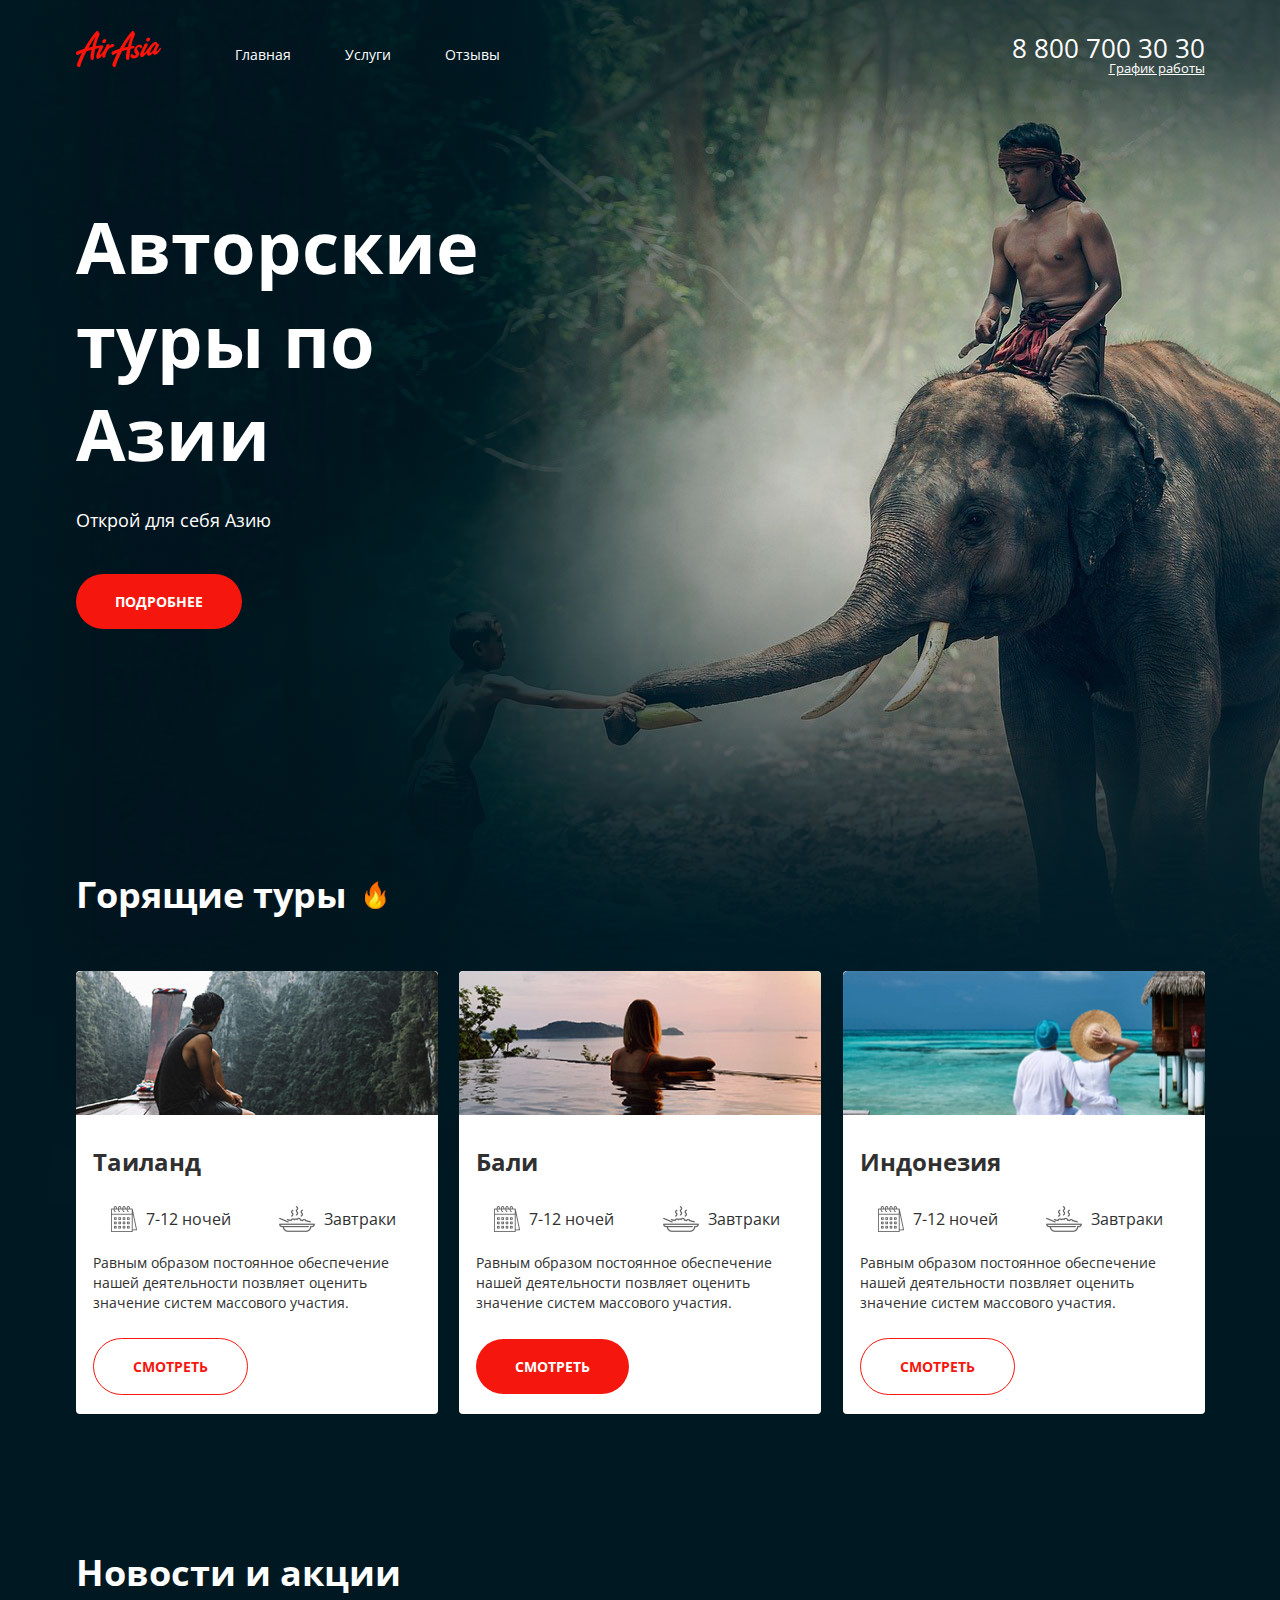
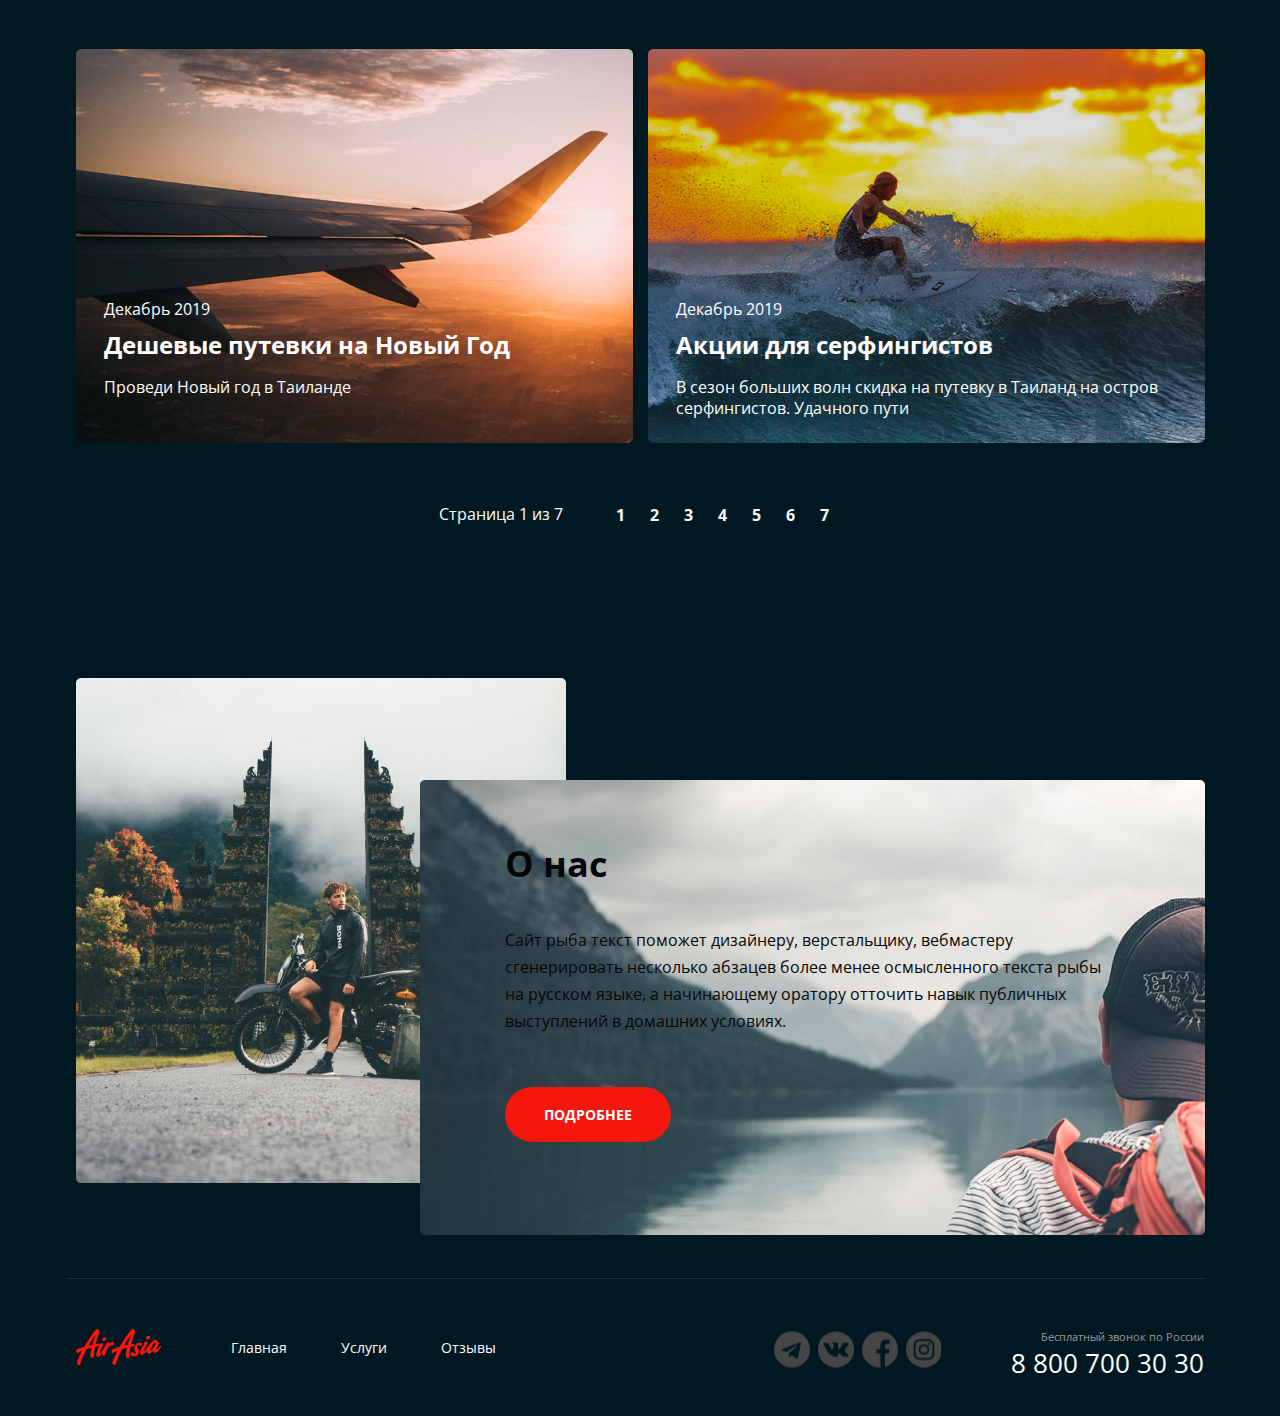
<file: index.html>
<html lang="ru">

<head>
    <meta charset="UTF-8">
    <meta http-equiv="X-UA-Compatible" content="IE=edge">
    <meta name="viewport" content="width=device-width, initial-scale=1.0">
    <title>Air-Asia</title>
    <link rel="preconnect" href="https://fonts.googleapis.com">
    <link rel="preconnect" href="https://fonts.gstatic.com" crossorigin>
    <link href="https://fonts.googleapis.com/css2?family=Open+Sans:wght@300;400;600;700;800&display=swap"
        rel="stylesheet">
    <link rel="stylesheet" href="./main.css">
</head>

<body>
    <div class="wrapper">
        <div class="wrapper__content">
            <header class="header">
                <div class="maincontainer">
                    <a href="/" class="logo">
                        <img src="./img/logo.png" alt="asia logo">
                    </a>
                    <nav class="menu">
                        <ul class="menu__list">
                            <li class="menu__item">
                                <a href="./index.html" class="menu__link">Главная</a>
                            </li>
                            <li class="menu__item">
                                <a href="./services.html" class="menu__link">Услуги</a>
                            </li>
                            <li class="menu__item">
                                <a href="./reviews.html" class="menu__link">Отзывы</a>
                            </li>
                        </ul>
                    </nav>
                    <address class="contacts">
                        <a href="tel:+78003030" class="contacts__phone">8 800 700 30 30</a>
                        <div class="contacts__info">График работы
                            <div class="contacts__info-drop"><p class="contacts__info-drop-day">пн-вс: 09:00 - 20:00</p> <p class="contacts__info-drop-lunch">Обед: 14:00-14:30</p>
                        </div>
                        </div>
                    </address>
                </div>
            </header>
            <div class="maincontent">
                <section class="hello">
                    <div class="container">
                        <h1 class="hello__title">Авторские туры по Азии</h1>
                        <div class="hello__text">Открой для себя Азию</div>
                        <a href="#" class="button">Подробнее</a>
                    </div>
                </section>

                <section class="offers">
                    <div class="container">
                        <h2 class="title title--fire">Горящие туры</h2>
                        <ul class="offers__list">
                            <li class="offers__item">
                                <img src="./img/river.png" alt="" class="offers__img">
                                <div class="offers__content">
                                    <div class="offers__header">
                                        <h4 class="offers__title">Таиланд</h4>
                                        <div class="offers__features">
                                            <div class="offers__feauture">
                                                <img src="./img/calendar.png" alt="pool" class="offers__feauture-icon">
                                                <div class="offers__feauture-text">7-12 ночей</div>
                                            </div>
                                            <div class="offers__feauture">
                                                <img src="./img/meal.png" alt="" class="offers__feauture-icon">
                                                <div class="offers__feautufe-text">Завтраки</div>
                                            </div>
                                        </div>
                                        <p class="offers__text">
                                            Равным образом постоянное обеспечение нашей деятельности позвляет оценить
                                            значение систем массового участия.
                                        </p>
                                        <a href="#" class="button button--light--light">Смотреть</a>
                                    </div>
                            </li>
                            <li class="offers__item">
                                <img src="./img/pool.png" alt="" class="offers__img">
                                <div class="offers__content">
                                    <div class="offers__header">
                                        <h4 class="offers__title">Бали</h4>
                                        <div class="offers__features">
                                            <div class="offers__feauture">
                                                <img src="./img/calendar.png" alt="" class="offers__feauture-icon">
                                                <div class="offers__feauture-text">7-12 ночей</div>
                                            </div>
                                            <div class="offers__feauture">
                                                <img src="./img/meal.png" alt="" class="offers__feauture-icon">
                                                <div class="offers__feautufe-text">Завтраки</div>
                                            </div>
                                        </div>
                                        <p class="offers__text">
                                            Равным образом постоянное обеспечение нашей деятельности позвляет оценить
                                            значение систем массового участия.
                                        </p>
                                        <a href="#" class="button button--light">Смотреть</a>
                                    </div>
                            </li>
                            <li class="offers__item">
                                <img src="./img/ocean.png" alt="" class="offers__img">
                                <div class="offers__content">
                                    <div class="offers__header">
                                        <h4 class="offers__title">Индонезия</h4>
                                        <div class="offers__features">
                                            <div class="offers__feauture">
                                                <img src="./img/calendar.png" alt="" class="offers__feauture-icon">
                                                <div class="offers__feauture-text">7-12 ночей</div>
                                            </div>
                                            <div class="offers__feauture">
                                                <img src="./img/meal.png" alt="" class="offers__feauture-icon">
                                                <div class="offers__feauture-text">Завтраки</div>
                                            </div>
                                        </div>
                                        <p class="offers__text">
                                            Равным образом постоянное обеспечение нашей деятельности позвляет оценить
                                            значение систем массового участия.
                                        </p>
                                        <a href="#" class="button button--light--light">Смотреть</a>
                                    </div>
                            </li>
                        </ul>
                    </div>
                </section>

                <section class="news">
                    <div class="container">
                        <h2 class="title">Новости и акции</h2>
                        <ul class="news__list">
                            <li class="news__item">
                                <img src="./img/plain.png" alt="" class="news__img">
                                <div class="news__content">
                                    <time class="news__date">Декабрь 2019</time>
                                    <h3 class="news__title">Дешевые путевки на Новый Год</h3>
                                    <p class="news__text">Проведи Новый год в Таиланде</p>
                                </div>
                            </li>
                            <li class="news__item">
                                <img src="./img/Surfer.png" alt="" class="news__img">
                                <div class="news__content">
                                    <time class="news__date">Декабрь 2019</time>
                                    <h3 class="news__title">Акции для серфингистов</h3>
                                    <p class="news__text">В сезон больших волн скидка на путевку в Таиланд на остров
                                        серфингистов. Удачного пути</p>
                                </div>
                            </li>
                        </ul>
                        <div class="pagination">
                            <div class="pagination__info">
                                Страница 1 из 7
                            </div>
                            <ul class="pagination__list">
                                <li class="pagination__item"> <a href="#" class="pagination__link">1</a>
                                </li>
                                <li class="pagination__item"> <a href="#" class="pagination__link">2</a>
                                </li>
                                <li class="pagination__item"> <a href="#" class="pagination__link">3</a>
                                </li>
                                <li class="pagination__item"> <a href="#" class="pagination__link">4</a>
                                </li>
                                <li class="pagination__item"> <a href="#" class="pagination__link">5</a>
                                </li>
                                <li class="pagination__item"> <a href="#" class="pagination__link">6</a>
                                </li>
                                <li class="pagination__item"> <a href="#" class="pagination__link">7</a>
                                </li>
                            </ul>
                        </div>
                    </div>
                </section>


                <section class="about-us">
                    <div class="container">
                        <img src="./img/gates.png" alt="" class="about-us__img">
                        <div class="about-us__container">
                        <img src="./img/mountains.png" alt="" class="about-us__img2">
                        <div class="about-us__content">
                            <h3 class="title title--dark">О нас</h3>
                            <div class="about-us__text">
                                <p>Сайт рыба текст поможет дизайнеру, верстальщику, вебмастеру сгенерировать несколько
                                    абзацев более менее осмысленного текста рыбы на русском языке, а начинающему оратору
                                    отточить навык публичных выступлений в домашних условиях.</p>
                                <a href="#" class="button button--light">Подробнее</a>
                                </div>
                            </div>
                        </div>
                    </div>
                </section>
                <div class="line-img"><img src="./img/line.png" alt=""></div>

                <div class="footer">
                    <div class="container">
                        <a href="#" class="logo__footer">
                            <img src="./img/logo.png" alt="">
                        </a>
                        <nav class="menu-footer">
                            <ul class="menu-footer__list">
                                <li class="menu-footer__item">
                                    <a href="./index.html" class="menu-footer__link">Главная</a>
                                </li class="menu-footer__item"> 
                                <li class="menu-footer__item">
                                    <a href="./services.html" class="menu-footer__link">Услуги</a>
                                </li class="menu-footer__item">
                                <li class="menu-footer__item">
                                    <a href="./reviews.html" class="menu-footer__link">Отзывы</a>
                                </li>
                            </ul>
                        </nav>
                        <div class="socials">
                            <ul class="socials__list">
                                <li class="telegram">
                                <div class="icon"></div></li>
                                <li class="vk">
                                <div class="icon"></div></li>
                                <li class="f">
                                <div class="icon"></div></li>
                                <li class="inst">
                                <div class="icon"></div></li>
                            </ul>
                        </div>
                        <address class="contacts-footer">
                            <div class="contacts-footer__info">Бесплатный звонок по России</div>
                            <a href="tel:+78003030" class="contacts-footer__phone">8 800 700 30 30</a>
                        </address>
                    </div>
                </div>
            </div>
    </div>
</div>
</body>

</html>
</file>
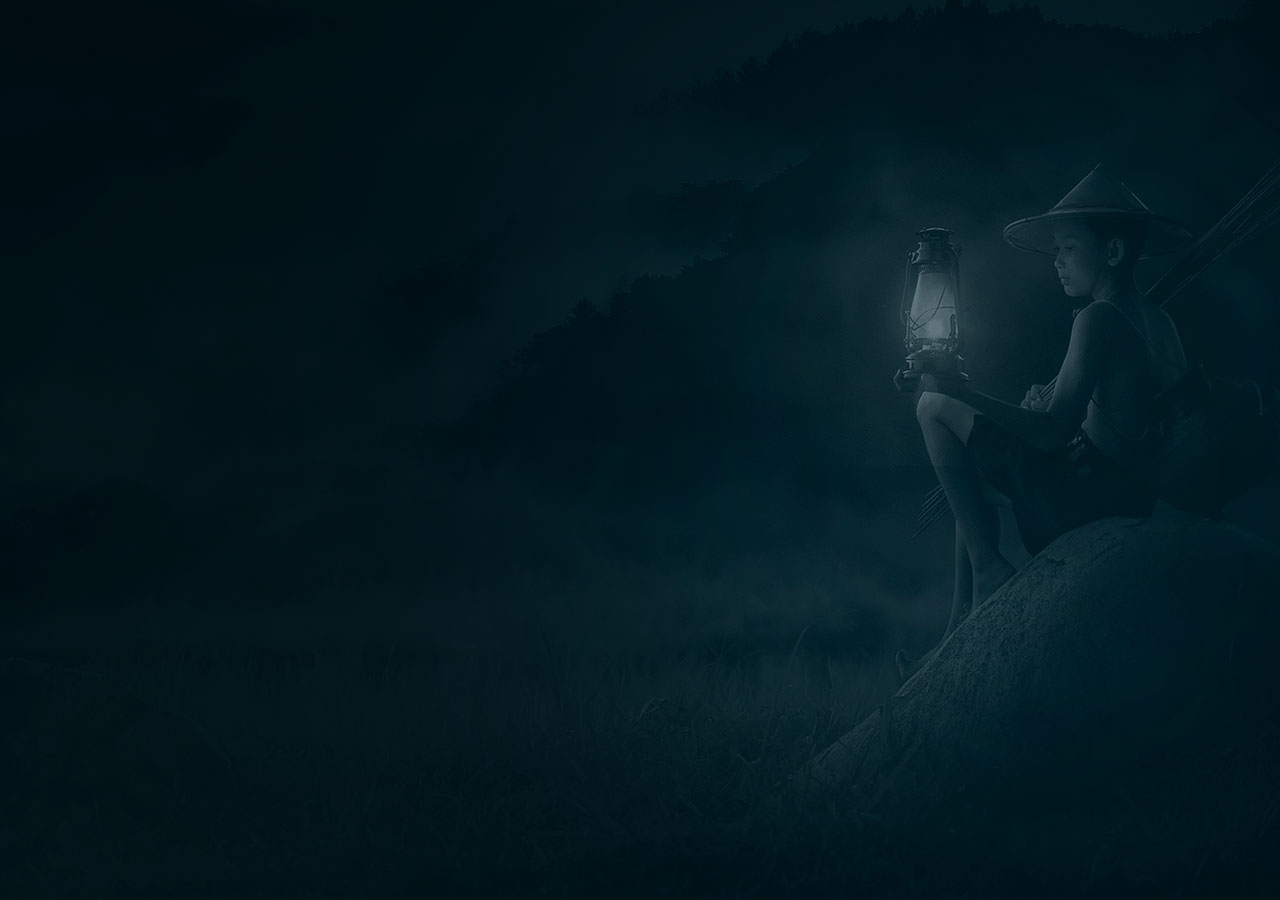
<file: hello.html>
<html lang="ru">

<head>
    <meta charset="UTF-8">
    <meta http-equiv="X-UA-Compatible" content="IE=edge">
    <meta name="viewport" content="width=device-width, initial-scale=1.0">
    <title>Air-Asia</title>
    <link rel="preconnect" href="https://fonts.googleapis.com">
    <link rel="preconnect" href="https://fonts.gstatic.com" crossorigin>
    <link href="https://fonts.googleapis.com/css2?family=Open+Sans:wght@300;400;600;700;800&display=swap"
        rel="stylesheet">
    <link rel="stylesheet" href="./main.css">
</head>

<body>
    <div class="wrapper">
        <div class="hello-container">
        <div class="hello-user">
            <div class="img-logo"><img src="./img/logo-hello.png" alt=""></div>
            <img src="./img/shades-hello.png" alt="">
            <h1 class="hellotitle">Открой для себя Азию</h1>
            <div class="hello-botton">
                <a href="./index.html" class="button">Вход</a>
            </div>
        </div>
        </div>
    </div>
</body>
</file>
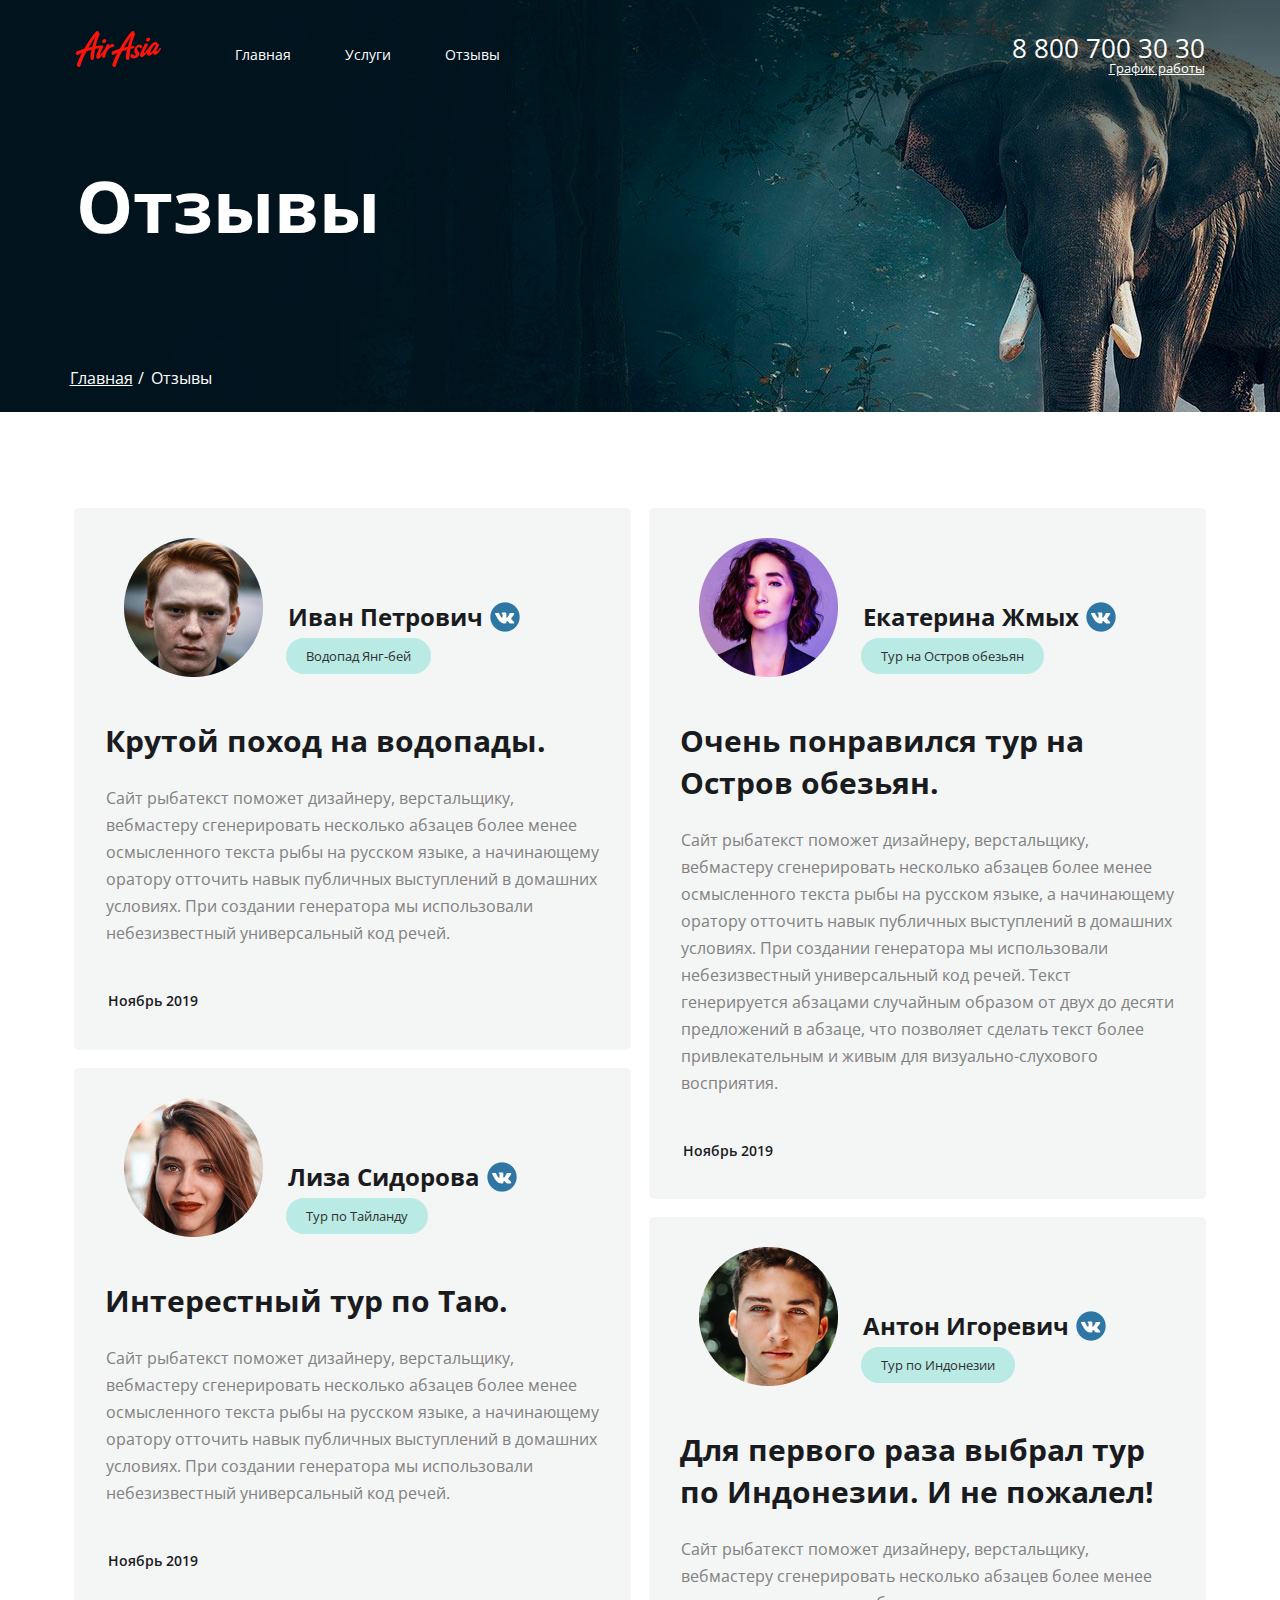
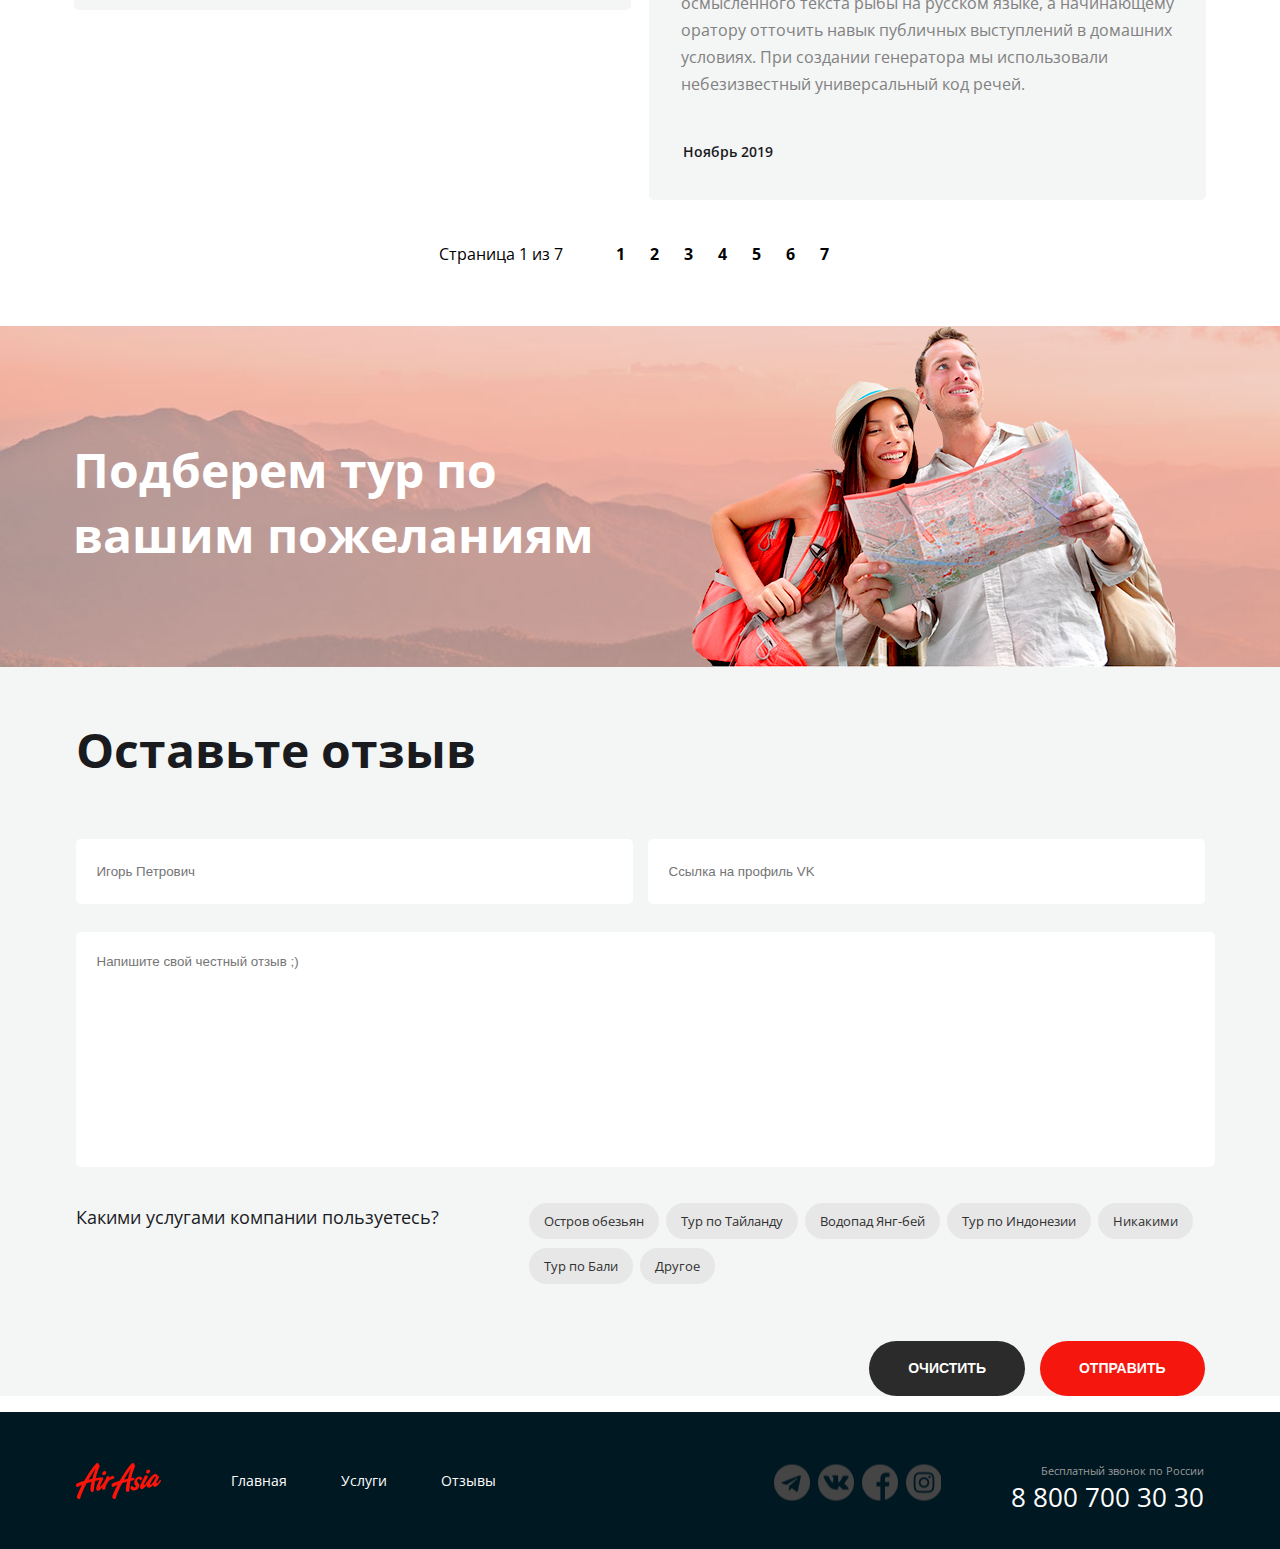
<file: reviews.html>
<html lang="ru">

<head>
    <meta charset="UTF-8">
    <meta http-equiv="X-UA-Compatible" content="IE=edge">
    <meta name="viewport" content="width=device-width, initial-scale=1.0">
    <title>Air-Asia</title>
    <link rel="preconnect" href="https://fonts.googleapis.com">
    <link rel="preconnect" href="https://fonts.gstatic.com" crossorigin>
    <link href="https://fonts.googleapis.com/css2?family=Open+Sans:wght@300;400;600;700;800&display=swap"
        rel="stylesheet">
    <link rel="stylesheet" href="./main.css">
</head>

<body class="body__services">
    <div class="wrapper">
        <div class="wrapper__content">
            <header class="header header--servises">
                <div class="maincontainer">
                    <a href="/" class="logo">
                        <img src="./img/logo.png" alt="asia logo">
                    </a>
                    <nav class="menu">
                        <ul class="menu__list">
                            <li class="menu__item">
                                <a href="/index.html" class="menu__link">Главная</a>
                            </li>
                            <li class="menu__item">
                                <a href="/services.html" class="menu__link">Услуги</a>
                            </li>
                            <li class="menu__item">
                                <a href="./reviews.html" class="menu__link">Отзывы</a>
                            </li>
                        </ul>
                    </nav>
                    <address class="contacts">
                        <a href="tel:+78003030" class="contacts__phone">8 800 700 30 30</a>
                        <div class="contacts__info">График работы
                            <div class="contacts__info-drop"><p class="contacts__info-drop-day">пн-вс: 09:00 - 20:00</p> <p class="contacts__info-drop-lunch">Обед: 14:00-14:30</p>
                        </div>
                        </div>
                    </address>
                </div>
                <h1 class="reviewstitle__title">Отзывы</h1>
                <ul class="breadcrumb">
                    <li class="breadcrumb__start"><a href="./index.html">Главная</a></li>
                    <li class="separator">/</li>
                    <li> Отзывы</li>
                </ul>
            </header>


            <div class="maincontent">
                <section class="reviews">
                    <div class="reviews__container">
                        <div class="reviews__items">
                            <div class="reviews__items-column-one">
                                <div class="reviews__item reviews__item--one">
                                    <div class="reviews__header">
                                        <img src="./img/ivan.png" alt="" class="reviews__icon">
                                        <h4 class="reviews__name">Иван Петрович</h4>
                                        <img src="./img/vk-blue.png" alt="" class="reviews__icon--socials">
                                        <a href="#" class="reviews__button">Водопад Янг-бей</a>
                                    </div>
                                    <div class="reviews__content">
                                        <h4 class="reviews__title">Крутой поход на водопады.</h4>
                                        <p class="reviews__text">
                                            Сайт рыбатекст поможет дизайнеру, верстальщику, вебмастеру сгенерировать
                                            несколько абзацев более менее осмысленного текста рыбы на русском языке, а
                                            начинающему оратору отточить навык публичных выступлений в домашних
                                            условиях. При создании генератора мы использовали небезизвестный
                                            универсальный код речей.
                                        </p>
                                        <p class="reviews__data">Ноябрь 2019</p>
                                    </div>
                                </div>
                                <div class="reviews__item reviews__item--two">
                                    <div class="reviews__header">
                                        <img src="./img/three.png" alt="" class="reviews__icon">
                                        <h4 class="reviews__name">Лиза Сидорова</h4>
                                        <img src="./img/vk-blue.png" alt="" class="reviews__icon--socials">
                                        <a href="#" class="reviews__button">Тур по Тайланду</a>
                                    </div>
                                    <div class="reviews__content">
                                        <h4 class="reviews__title">Интерестный тур по Таю.</h4>
                                        <p class="reviews__text">
                                            Сайт рыбатекст поможет дизайнеру, верстальщику, вебмастеру сгенерировать
                                            несколько абзацев более менее осмысленного текста рыбы на русском языке, а
                                            начинающему оратору отточить навык публичных выступлений в домашних
                                            условиях. При создании генератора мы использовали небезизвестный
                                            универсальный код речей.
                                        </p>
                                        <p class="reviews__data">Ноябрь 2019</p>
                                    </div>
                                </div>
                            </div>
                            <div class="reviews__items-column-two">
                                <div class="reviews__item reviews__item--three">
                                    <div class="reviews__header">
                                        <img src="./img/two.png" alt="" class="reviews__icon">
                                        <h4 class="reviews__name">Екатерина Жмых</h4>
                                        <img src="./img/vk-blue.png" alt="" class="reviews__icon--socials">
                                        <a href="#" class="reviews__button">Тур на Остров обезьян</a>
                                    </div>
                                    <div class="reviews__content">
                                        <h4 class="reviews__title">Очень понравился тур на Остров обезьян.</h4>
                                        <p class="reviews__text">
                                            Сайт рыбатекст поможет дизайнеру, верстальщику, вебмастеру сгенерировать
                                            несколько абзацев более менее осмысленного текста рыбы на русском языке, а
                                            начинающему оратору отточить навык публичных выступлений в домашних
                                            условиях. При создании генератора мы использовали небезизвестный
                                            универсальный код речей. Текст генерируется абзацами случайным образом от
                                            двух до десяти предложений в абзаце, что позволяет сделать текст более
                                            привлекательным и живым для визуально-слухового восприятия.
                                        </p>
                                        <p class="reviews__data">Ноябрь 2019</p>
                                    </div>
                                </div>
                                <div class="reviews__item reviews__item--four">
                                    <div class="reviews__header">
                                        <img src="./img/four.png" alt="" class="reviews__icon">
                                        <h4 class="reviews__name">Антон Игоревич</h4>
                                        <img src="./img/vk-blue.png" alt="" class="reviews__icon--socials">
                                        <a href="#" class="reviews__button">Тур по Индонезии</a>
                                    </div>
                                    <div class="reviews__content">
                                        <h4 class="reviews__title">Для первого раза выбрал тур по Индонезии. И не
                                            пожалел!</h4>
                                        <p class="reviews__text">
                                            Сайт рыбатекст поможет дизайнеру, верстальщику, вебмастеру сгенерировать
                                            несколько абзацев более менее осмысленного текста рыбы на русском языке, а
                                            начинающему оратору отточить навык публичных выступлений в домашних
                                            условиях. При создании генератора мы использовали небезизвестный
                                            универсальный код речей.
                                        </p>
                                        <p class="reviews__data">Ноябрь 2019</p>
                                    </div>
                                </div>
                            </div>
                        </div>
                    </div>
                </section>
            </div>


            <div class="paginations">
                <div class="paginations__info">
                    Страница 1 из 7
                </div>
                <ul class="paginations__list">
                    <li class="paginations__item"> <a href="#" class="paginations__link">1</a>
                    </li>
                    <li class="paginations__item"> <a href="#" class="paginations__link">2</a>
                    </li>
                    <li class="paginations__item"> <a href="#" class="paginations__link">3</a>
                    </li>
                    <li class="paginations__item"> <a href="#" class="paginations__link">4</a>
                    </li>
                    <li class="paginations__item"> <a href="#" class="paginations__link">5</a>
                    </li>
                    <li class="paginations__item"> <a href="#" class="paginations__link">6</a>
                    </li>
                    <li class="paginations__item"> <a href="#" class="paginations__link">7</a>
                    </li>
                </ul>
            </div>
  
      
   

    <section class="choice">
        <div class="choice-container">
            <h1 class="choice-title">Подберем тур по вашим пожеланиям</h1>
            <div class="img-couple"><img src="./img/couple.png" alt=""></div>
        </div>
    </section>

    <section class="comment">
        <div class="container">
            <h2 class="comment__title">Оставьте отзыв</h2>
            <form action="" class="form-reviews">
            <div class="comment__header">
                <div class="comment__name-one"> <input class="input" placeholder="Игорь Петрович" type="text" /></div>
                <div class="comment__name-two"> <input class="input" placeholder="Ссылка на профиль VK" type="text" />
                </div>
            </div>
            <div class="comment__text">
                <div class="comment__name"> <input class="input" placeholder="Напишите свой честный отзыв ;)"
                        type="textarea" /></div>
            </div>
            <div class="comment__footer">
                <div class="comment__faq">
                    <p>Какими услугами компании пользуетесь?</p>
                </div>

                <ul class="form-reviews__list">
                    <li class="form-reviews__item">
                        <input type="radio" name="radio" id="radio1" class="form-reviews__radio-button" hidden>
                        <label class="form-reviews__label" for="radio1">
                            <div class="form-reviews__label-text">Остров обезьян</div>
                        </label>
                    </li>
                    <li class="form-reviews__item">
                        <input type="radio" name="radio" id="radio2" class="form-reviews__radio-button" hidden>
                        <label class="form-reviews__label" for="radio2">
                            <div class="form-reviews__label-text">Тур по Тайланду</div>
                        </label>
                    </li>
                    <li class="form-reviews__item">
                        <input type="radio" name="radio" id="radio3" class="form-reviews__radio-button" hidden>
                        <label class="form-reviews__label" for="radio3">
                            <div class="form-reviews__label-text">Водопад Янг-бей</div>
                        </label>
                    </li>
                    <li class="form-reviews__item">
                        <input type="radio" name="radio" id="radio4" class="form-reviews__radio-button" hidden>
                        <label class="form-reviews__label" for="radio4">
                            <div class="form-reviews__label-text">Тур по Индонезии</div>
                        </label>
                    </li>
                    <li class="form-reviews__item">
                        <input type="radio" name="radio" id="radio5" class="form-reviews__radio-button" hidden>
                        <label class="form-reviews__label" for="radio5">
                            <div class="form-reviews__label-text">Никакими</div>
                        </label>
                    </li>
                    <li class="form-reviews__item">
                        <input type="radio" name="radio" id="radio6" class="form-reviews__radio-button" hidden>
                        <label class="form-reviews__label" for="radio6">
                            <div class="form-reviews__label-text">Тур по Бали</div>
                        </label>
                    </li>
                    <li class="form-reviews__item">
                        <input type="radio" name="radio" id="radio7" class="form-reviews__radio-button" hidden>
                        <label class="form-reviews__label" for="radio7">
                            <div class="form-reviews__label-text">Другое</div>
                        </label>
                    </li>
                </ul>
                </div>
                <div class="button__comment"><button class="button button__comment--dark" type="reset">Очистить</button>
                <button class="button button__comment" type="submit">Отправить</button>
            </div>
            </form>
            </div>
    </section>


    <div class="footer">
        <div class="container">
            <a href="/" class="logo__footer">
                <img src="./img/logo.png" alt="">
            </a>
            <nav class="menu-footer">
                <ul class="menu-footer__list">
                    <li class="menu-footer__item">
                        <a href="/index.html" class="menu-footer__link">Главная</a>
                    </li class="menu-footer__item">
                    <li class="menu-footer__item">
                        <a href="/services.html" class="menu-footer__link">Услуги</a>
                    </li class="menu-footer__item">
                    <li class="menu-footer__item">
                        <a href="./reviews.html" class="menu-footer__link">Отзывы</a>
                    </li>
                </ul>
            </nav>
            <div class="socials">
                <ul class="socials__list">
                    <li class="telegram">
                    <div class="icon"></div></li>
                    <li class="vk">
                    <div class="icon"></div></li>
                    <li class="f">
                    <div class="icon"></div></li>
                    <li class="inst">
                    <div class="icon"></div></li>
                </ul>
            </div>
            <address class="contacts-footer">
                <div class="contacts-footer__info">Бесплатный звонок по России</div>
                <a href="tel:+78003030" class="contacts-footer__phone">8 800 700 30 30</a>
            </address>
        </div>
    </div>
    </div>
    </div>
</body>

</html>
</file>
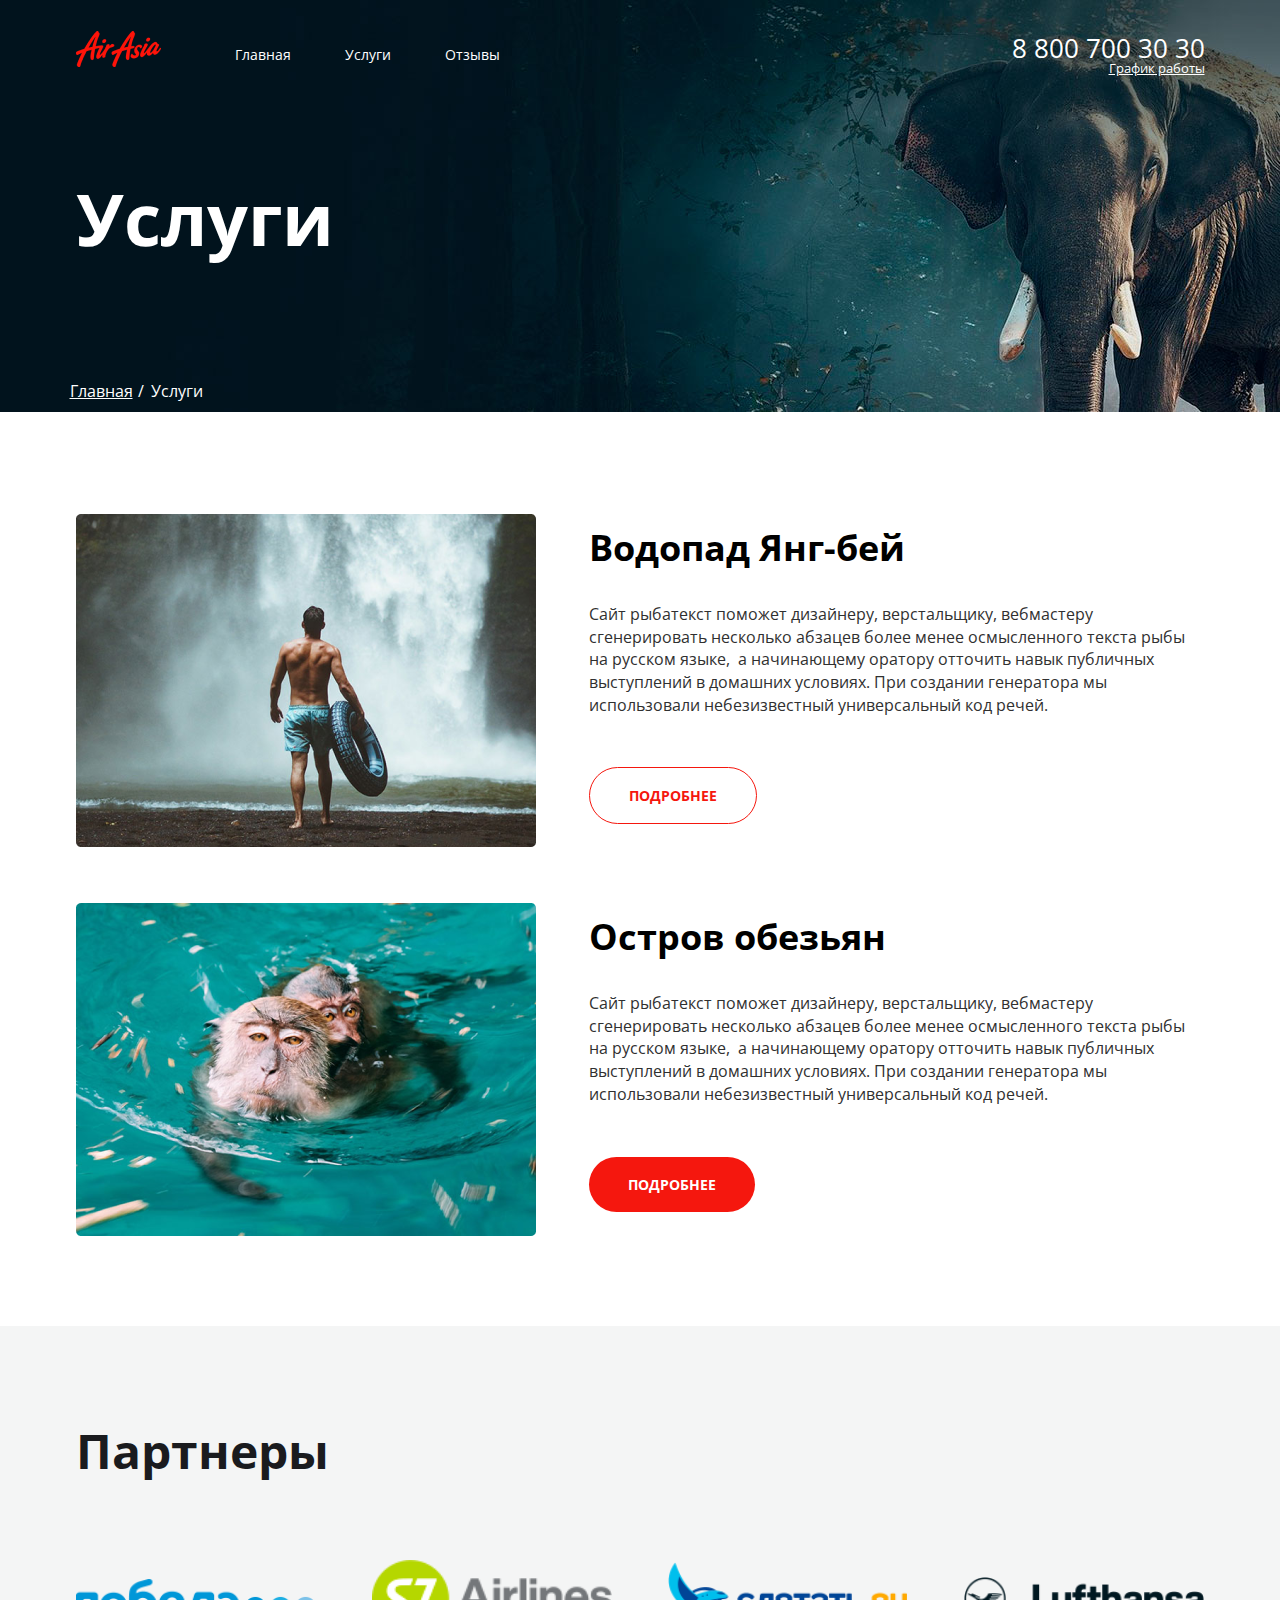
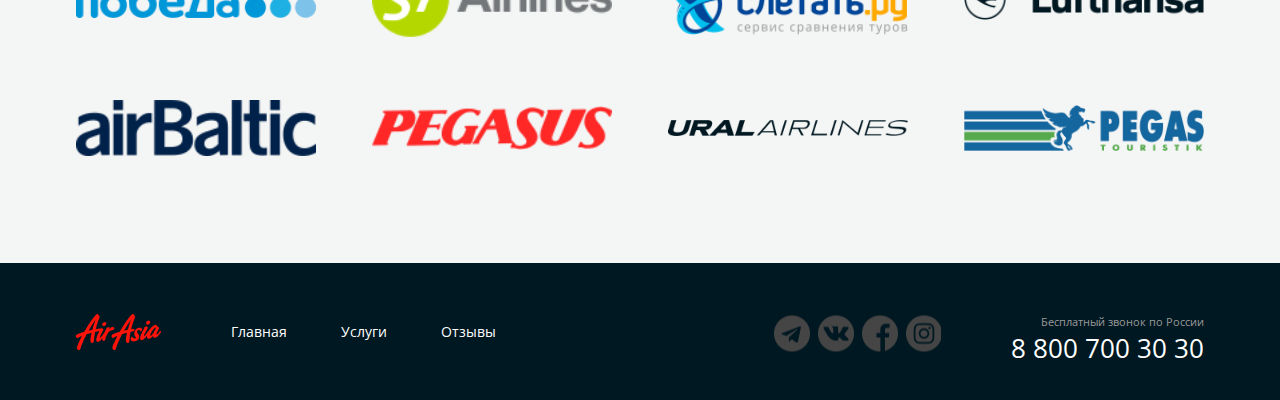
<file: services.html>
<html lang="ru">

<head>
    <meta charset="UTF-8">
    <meta http-equiv="X-UA-Compatible" content="IE=edge">
    <meta name="viewport" content="width=device-width, initial-scale=1.0">
    <title>Air-Asia</title>
    <link rel="preconnect" href="https://fonts.googleapis.com">
    <link rel="preconnect" href="https://fonts.gstatic.com" crossorigin>
    <link href="https://fonts.googleapis.com/css2?family=Open+Sans:wght@300;400;600;700;800&display=swap"
        rel="stylesheet">
    <link rel="stylesheet" href="./main.css">
</head>

<body class="body__services">
    <div class="wrapper">
        <div class="wrapper__content">
            <header class="header header--servises">
                <div class="maincontainer">
                    <a href="/" class="logo">
                        <img src="./img/logo.png" alt="asia logo">
                    </a>
                    <nav class="menu">
                        <ul class="menu__list">
                            <li class="menu__item">
                                <a href="/index.html" class="menu__link">Главная</a>
                            </li>
                            <li class="menu__item">
                                <a href="/services.html" class="menu__link">Услуги</a>
                            </li>
                            <li class="menu__item">
                                <a href="./reviews.html" class="menu__link">Отзывы</a>
                            </li>
                        </ul>
                    </nav>
                    <address class="contacts">
                        <a href="tel:+78003030" class="contacts__phone">8 800 700 30 30</a>
                        <div class="contacts__info">График работы
                            <div class="contacts__info-drop"><p class="contacts__info-drop-day">пн-вс: 09:00 - 20:00</p> <p class="contacts__info-drop-lunch">Обед: 14:00-14:30</p>
                        </div>
                        </div>
                    </address>
                </div>
                <h1 class="servisestitle__title">Услуги</h1>
                <ul class="breadcrumb">
                    <li class="breadcrumb__start"><a href="./index.html">Главная</a></li>
                    <li class="separator">/</li>
                    <li> Услуги</li>
                </ul>
            </header>




            <div class="maincontent">
                <section class="services">
                    <div class="container">
                        <div class="services__items">
                            <div class="services__item">
                                <div class="services-img"> <img src="./img/waterfall.png" alt=""></div>
                                <div class="services__content">
                                    <h2 class="services__title">Водопад Янг-бей</h2>
                                    <div class="services__text">
                                        <p>Сайт рыбатекст поможет дизайнеру, верстальщику, вебмастеру сгенерировать
                                            несколько абзацев более менее осмысленного текста рыбы на русском языке,  а
                                            начинающему оратору отточить навык публичных выступлений в домашних
                                            условиях.
                                            При создании генератора мы использовали небезизвестный универсальный код
                                            речей.
                                        </p>
                                    </div>
                                    <a href="" class="services__button services__button--light">Подробнее</a>
                                </div>
                            </div>
                            <div class="services__item">
                                <div class="services-img"> <img src="./img/monkeys.png" alt=""></div>
                                <div class="services__content">
                                    <h2 class="services__title">Остров обезьян</h2>
                                    <div class="services__text">
                                        <p>Сайт рыбатекст поможет дизайнеру, верстальщику, вебмастеру сгенерировать
                                            несколько абзацев более менее осмысленного текста рыбы на русском языке,  а
                                            начинающему оратору отточить навык публичных выступлений в домашних
                                            условиях.
                                            При создании генератора мы использовали небезизвестный универсальный код
                                            речей.
                                        </p>
                                    </div>
                                    <a href="" class="services__button">Подробнее</a>
                                </div>
                            </div>
                        </div>
                        <div class="pagination pagination--light">
                            <div class="pagination__info">
                                Страница 1 из 7
                            </div>
                            <ul class="pagination__list">
                                <li class="pagination__item--active"> <a href="#" class="pagination__link--active">1</a>
                                </li>
                                <li class="pagination__item"> <a href="#" class="pagination__link">2</a>
                                </li>
                                <li class="pagination__item"> <a href="#" class="pagination__link">3</a>
                                </li>
                                <li class="pagination__item"> <a href="#" class="pagination__link">4</a>
                                </li>
                                <li class="pagination__item"> <a href="#" class="pagination__link">5</a>
                                </li>
                                <li class="pagination__item"> <a href="#" class="pagination__link">6</a>
                                </li>
                                <li class="pagination__item"> <a href="#" class="pagination__link">7</a>
                                </li>
                            </ul>
                        </div>
                    </div>
                </section>




                <section class="partners">

                    <div class="container">
                        <h2 class="partners__title">Партнеры</h2>
                        <div class="partners__pictures">
                            <img src="./img/pobeda.png" alt="" class="partners__picture">
                            <img src="./img/s7.png" alt="" class="partners__picture">
                            <img src="./img/lets-fly.png" alt="" class="partners__picture">
                            <img src="./img/lufthansa.png" alt="" class="partners__picture">
                            <img src="./img/airbaltic.png" alt="" class="partners__picture">
                            <img src="./img/pegasus.png" alt="" class="partners__picture">
                            <img src="./img/ural.png" alt="" class="partners__picture">
                            <img src="./img/pegas.png" alt="" class="partners__picture">
                        </div>
                    </div>
                </section>


                <div class="footer">
                    <div class="container">
                        <a href="/" class="logo__footer">
                            <img src="./img/logo.png" alt="">
                        </a>
                        <nav class="menu-footer">
                            <ul class="menu-footer__list">
                                <li class="menu-footer__item">
                                    <a href="/index.html" class="menu-footer__link">Главная</a>
                                </li class="menu-footer__item">
                                <li class="menu-footer__item">
                                    <a href="/services.html" class="menu-footer__link">Услуги</a>
                                </li class="menu-footer__item">
                                <li class="menu-footer__item">
                                    <a href="./reviews.html" class="menu-footer__link">Отзывы</a>
                                </li>
                            </ul>
                        </nav>
                        <div class="socials">
                            <ul class="socials__list">
                                <li class="telegram">
                                <div class="icon"></div></li>
                                <li class="vk">
                                <div class="icon"></div></li>
                                <li class="f">
                                <div class="icon"></div></li>
                                <li class="inst">
                                <div class="icon"></div></li>
                            </ul>
                        </div>
                        <address class="contacts-footer">
                            <div class="contacts-footer__info">Бесплатный звонок по России</div>
                            <a href="tel:+78003030" class="contacts-footer__phone">8 800 700 30 30</a>
                        </address>
                    </div>
                </div>
            </div>
        </div>
    </div>
</body>

</html>
</file>
<file: main.css>
.wrapper {}

.container,
.header {
    max-width: 1129px;
    margin: 0 auto;
}

.header {
    height: 114px;
    margin-top: 31px;
    /* position: relative; */
    /* margin-bottom: 156px; */
    /* margin-top: 26px; */
}

body {
    background: #001821;
    background-image: url(./img/background.png);
    background-repeat: no-repeat;
    color: #FFFFFF;
    line-height: 1.42;
    font-family: "Open Sans";
    margin: 0;
}

.body__services {
    background-image: url(./img/services-background.png);
    background-color: #ffffff;
}

.maincontainer {
    display: flex;
    justify-content: space-between;
    /* position: relative; */
}

.logo,
.menu,
.menu__item {
    /* display: inline-block; */
}

.logo,
.menu,
.contacts {
    /* position: absolute; */
}

.logo {
    /* margin-right: 79px; */
    /* bottom: -58px; */
    /* left: 0; */
}

.menu {
    /* top: 47px; */
    /* left: 150px; */
    /* transform: translate(0%, -50%); */
    color: #FFFFFF;
    flex-shrink: 5;
    margin-right: 438px;
    margin-top: 14px;
    /* justify-self: flex-start; */
    /* display: flex; */
}

.menu__item {
    margin-right: 54px;
    font-family: Open Sans;
    font-style: normal;
    font-weight: normal;
    font-size: 14px;
    line-height: 19px;
    align-items: center;
    color: #FFFFFF;
    list-style-type: none;
    /* text-decoration: none; */
}

.menu__item:last-child {
    margin-right: 0px;
    color: #FFFFFF;
}

.menu__link {
    color: #FFFFFF;
    text-decoration: none;
}

.contacts {
    /* text-align: right; */
    /* right: 0px; */
    display: flex;
    justify-content: flex-end;
    flex-direction: column;
    /* align-content: flex-end; */
}

.contacts__phone {
    font-style: normal;
    font-weight: normal;
    font-size: 26px;
    line-height: 35px;
    color: #FFFFFF;
    text-decoration: none;
    /* margin-right: 40; */
}

.contacts__info {
    font-style: normal;
    font-weight: normal;
    font-size: 13px;
    line-height: 5px;
    /* margin-right: 57px; */
    align-items: center;
    text-decoration-line: underline;
    /* text-align: right; */
    color: #FFFFFF;
    /* margin-right: 17px; */
    display: flex;
    justify-content: flex-end;
}

.hello {
    margin-bottom: 247px;
}

.hello__title {
    font-size: 72px;
    font-weight: bold;
    line-height: 1.3;
    margin-bottom: 27px;
    color: #FFFFFF;
    width: 511px;
    margin-top: 55px;
}

.hello__text {
    font-size: 18px;
    color: #FFFFFF;
    margin-bottom: 59px;
}

.button {
    background: #F5170E;
    padding: 18px 39px;
    border-radius: 35px;
    color: #FFFFFF;
    text-transform: uppercase;
    line-height: 19px;
    font-style: normal;
    text-decoration-line: none;
    font-style: normal;
    font-size: 14px;
    font-weight: bold;
}
.hello .button:hover{
    background: rgba(0,0,0,0);
	color: #FFF;
	box-shadow: inset 0 0 0 3px #fff;
    transition: 0.3s;
    cursor: pointer;
        }

.button--light--light:hover{
    background-color: #F5170E;
    transition: 0.3s;
    cursor: pointer;
    color: #fff;
}

.button--light:hover {
    background: rgba(0,0,0,0);
	color: #F5170E;
	box-shadow: inset 0 0 0 3px #F5170E;
    transition: 0.3s;
    cursor: pointer;
}
.services__button--light:hover {
    background: rgba(0,0,0,0);
	color: #fff;
	box-shadow: inset 0 0 0 3px #F5170E;
    transition: 0.3s;
    cursor: pointer;
}

.services__button:hover {
    background: rgba(0,0,0,0);
	color: #F5170E;
	box-shadow: inset 0 0 0 3px #F5170E;
    transition: 0.3s;
    cursor: pointer;
}

.button__comment--dark:hover {
    background: rgba(0,0,0,0);
	color: #F5170E;
	box-shadow: inset 0 0 0 3px #F5170E;
    transition: 0.3s;
    cursor: pointer;
}

.button__comment .button:hover {
    background: rgba(0,0,0,0);
	color: #F5170E;
	box-shadow: inset 0 0 0 3px #F5170E;
    transition: 0.3s;
    cursor: pointer;
}

.offers {
    margin-bottom: 122px;
}

.offers__list {
    padding: 0;
    display: flex;
    list-style-type: none;
    /* width: 100%; */
    /* padding: 0; */
    justify-content: space-between;
    font-size: 16px;
}

.title--fire {
    font-size: 36px;
    font-weight: bold;
    margin-bottom: 0px;
    background: url(./img/flame.png);
    background-repeat: no-repeat;
    background-position: right;
    width: 310px;
}

.offers__item {
    min-height: 437px;
    background: #FFFFFF;
    border-radius: 4px;
    /* display: inline-block; */
    margin-right: 0px;
    width: 362px;
}

.offers__item:last-child {
    margin-right: 0;
}

.offers__header {
    min-height: 162px;
    margin-bottom: 28px;
}

.offers__content {
    padding: 26px 24px;
    color: #303030;
}

.offers__feauture-icon {
    /* width: 36px; */
    /* height: 26px; */
}

.offers__title {
    font-size: 24px;
    margin: 0;
    margin-bottom: 27px;
}

.offers__content {
    padding: 30px 11px 10px 17px;
}

.offers__features div {
    /* display: inline; */
    /* vertical-align: middle; */
    align-items: center;
    display: flex;
    justify-content: space-between;
    /* margin-right: 23px; */
}

.offers__features img {
    /* vertical-align: middle; */
    margin-right: 9;
}

.offers__feauture {
    margin-right: 12px;
}

.offers__features {
    display: flex;
    /* align-items: center; */
    /* height: 100%; */
    margin-bottom: 21px;
    justify-content: space-around;
}

.offers__text {
    margin-bottom: 44px;
    font-size: 14px;
}

.button--light--light {
    background-color: #FFFFFF;
    color: #F5170E;
    border-color: #F5170E;
    border: 1px solid;
    border-radius: 35px;
    /* max-height: 135; */
}

.title {
    font-weight: bold;
    font-size: 36px;
    line-height: 74px;
    margin-bottom: 39px;
    margin-top: 0;
}

.news {
    margin-bottom: 146px;
}

.news__item {
    width: 557px;
    /* display: inline-block; */
    /* vertical-align: top; */
    /* position: relative; */
    /* display: flex; */
    /* flex-wrap: nowrap; */
    /* justify-content: space-evenly; */
    position: relative;
}

.news__img {
    border-radius: 5px;
    object-fit: cover;
    /* display: flex; */
}

.news__list {
    margin: 0;
    padding: 0;
    margin-bottom: 49px;
    list-style-type: none;
    display: flex;
    justify-content: space-between;
}

.news__content {
    position: absolute;
    left: -3px;
    right: 0;
    bottom: -14px;
    padding: 25px 31px;
    min-height: 140px;
    /* display: flex; */
}

.news__data {
    font-size: 14px;
    line-height: 21px;
    margin-bottom: 13px;
}

.news__title {
    font-style: normal;
    font-weight: bold;
    font-size: 24px;
    line-height: 33px;
    margin-bottom: 5px;
    margin-top: 8px;
}

.news__text {
    font-style: normal;
    font-weight: normal;
    font-size: 16px;
    line-height: 21px;
}

.pagination {
    text-align: center;
    display: flex;
    justify-content: center;
    width: 100%;
    align-items: center;
    height: 34px;
}

.pagination__list {
    margin: 0;
    display: flex;
    align-items: center;
    list-style-type: none;
}

.pagination__item {
    width: 34px;
    height: 34px;
}

.pagination__link {
    height: 34px;
    width: 34px;
    font-size: 16px;
    line-height: 34px;
    color: #FFFFFF;
    text-decoration: none;
    font-weight: bold;
    list-style-type: none;
}

.about-us__content {
    position: absolute;
    top: -4px;
    padding: 63px 85px 85px 85px;
    color: #060606;
    font-style: normal;
    font-weight: normal;
    font-size: 16px;
    line-height: 27px;
}

.title--dark {
    color: #060606;
    font-style: normal;
    font-weight: bold;
    font-size: 36px;
    line-height: 49px;
    margin-top: 0px;
}








.about-us {
    position: relative;
    margin-bottom: 95px;
}

.about-us__container {
    position: absolute;
    top: 0;
    right: 0;
    /* left: 0; */
    top: 102px;
}

.about-us__text p {
    margin-bottom: 70px;
    margin-top: 24px;
}

.line-img {
    /* margin-bottom: 40px; */
    margin-left: -9px;
    display: flex;
    justify-content: center;
    /* margin-top: 1px; */
}

.footer {
    /* position: relative; */
}


.menu-footer__link {
    color: #FFF;
    font-style: normal;
    font-weight: normal;
    font-size: 14px;
    line-height: 19px;
    color: #FFFFFF;
    text-decoration: none;
}

.contacts-footer {
    /* text-align: right; */
    /* right: 0; */
    /* position: absolute; */
    /* right: -11px; */
}


.menu-footer__item {
    margin-right: 54;
    color: #FFF;
    font-style: normal;
    font-weight: normal;
    font-size: 14px;
    line-height: 19px;
}

.menu-footer {
    margin-right: 84px;
}

.icon {
    width: 42px;
    height: 37px;
    background: url(./img/css_sprites.png) no-repeat;
  }
  
  .telegram .icon {
    cursor: pointer;
    background-position: -9px;
  }
  
  .vk .icon {
    cursor: pointer;
    background-position: -63px;
  }
  
  .f .icon {
    cursor: pointer;
    background-position: -117px;
  }

  .inst .icon {
    cursor: pointer;
    background-position: -171px;
  }


.socials__list .menu-footer__list {
    margin: 0;
    padding: 0;
}

.socials__item {
    margin-right: 14;
}

.contacts-footer__phone {
    font-style: normal;
    font-weight: normal;
    font-size: 25px;
    color: #FFFFFF;

}

.contacts-footer {
    /* top: -30px; */
}

.contacts-footer__info {
    text-align: right;
    font-style: normal;
    font-weight: normal;
    font-size: 11px;
    line-height: 32px;
    color: #9A9A9A;
}

.contacts-footer__phone {
    font-style: normal;
    font-weight: normal;
    font-size: 26px;
    line-height: 20px;
    color: white;
    text-decoration: none;
}

.services__item {
    display: flex;
    justify-content: space-between;
}

.services-img {
    max-width: 460px;
}

.services__content {
    max-width: 616px;
}

.services__text {
    margin-bottom: 69px;
    color: #303030;
    padding: -2px;
}

.services__button {
    background: #F5170E;
    padding: 18px 39px;
    border-radius: 35px;
    color: #FFFFFF;
    text-transform: uppercase;
    line-height: 19px;
    font-style: normal;
    text-decoration-line: none;
    font-style: normal;
    font-size: 14px;
    font-weight: bold;

}

.services__button--light {
    background-color: #FFFFFF;
    color: #F5170E;
    border-color: #F5170E;
    border: 1px solid;
    border-radius: 35px;
}

.services {
    /* background-color: #F2F2F2; */
    margin-top: 369px;
}

.services__item {
    margin-bottom: 56px;
}

.partners__pictures {
    display: flex;
    flex-wrap: wrap;
    justify-content: space-between;
    align-items: center;
}

.partners__picture {
    /* margin-right: 23px; */
    margin-bottom: 63px;
    max-width: 240px;
    width: 100%;
    height: 90%;
}

.header--servises {
    /* margin-bottom: 241px; */
    /* margin-top: 56; */
}

.partners {
    background-color: #F4F5F5;
    min-height: 537px;
    display: flex;
}

.partners__title {
    font-family: Open Sans;
    font-style: normal;
    font-weight: bold;
    font-size: 48px;
    line-height: 65px;
    display: flex;
    align-items: flex-end;
    color: #1A1B1E;
    margin-top: 92px;
    margin-bottom: 77px;
}

.services__title {
    color: 000000;
    font-style: normal;
    font-weight: bold;
    font-size: 36px;
    line-height: 49px;
    margin-top: 9px;
    margin-bottom: 31px;
}

.menu__list {
    display: flex;
    margin: 0;
    padding: 0;
}

.servisestitle__title {
    font-family: Open Sans;
    font-style: normal;
    font-weight: bold;
    font-size: 72px;
    line-height: 98px;
    margin-bottom: 101px;
    margin-top: 98px;
}

.breadcrumb__start {
    margin-right: 5px;
    color: #FFFFFF;
}

.breadcrumb {
    display: flex;
    list-style-type: none;
    margin-left: -46px;
    margin-top: 113px;
}

.separator {
    margin-right: 7px;
}

.breadcrumb__start a {
    color: #ffffff;
}

.footer {
    background-color: #001821;
}

.footer .container {
    display: flex;
    justify-content: space-between;
    align-items: center;
    /* max-width: 11143px; */
    /* max-width: 1168px; */
    width: 100%;
    /* margin-bottom: 94px; */
}

.menu-footer__list {
    display: flex;
    display: flex;
    list-style-type: none;
    padding: 0;
}

.socials__list {
    display: flex;
    list-style-type: none;
    padding: 0;
    margin: 0;
    margin-top: 4;
    margin-left: 68px;
}

.footer {
    height: 137px;
    display: flex;
    /* margin-bottom: -34px; */
    align-items: center;
}

.about-us .container {
    position: relative;
}

.hello-container {
    background-image: url(./img/bg-hello.png);
    height: 100%;
    width: 100%;
    display: flex;
    align-items: center;
    justify-content: center;
    flex-direction: column;
}

.hello-user {
    display: flex;
    flex-direction: column;
}

.img-logo {
    position: absolute;
    top: 66px;
    right: 153px;
}

.hello-botton {
    margin-top: 30px;
}

.hellotitle {
    font-weight: 400;
    font-style: normal;
    font-size: 18px;
    position: absolute;
    top: 170px;
    right: 211px;
    display: flex;
    justify-content: center;
    /* bottom: 1119px; */
}

.hello-container .button {
    margin-left: 216px;
}

.hello-user {
    opacity: 0;
    animation: my-animation .9s ease-in forwards;
}

@-webkit-keyframes my-animation {
    from {
        transform: scale(.7)
    }

    20% {
        transform: scale(1.15);
    }

    40% {
        transform: scale(0.9);
    }

    60% {
        transform: scale(1.1);
    }

    80% {
        transform: scale(0.95);
    }

    to {
        opacity: 1;
        transform: scale(1);

    }
}

/* reviews css */

.reviewstitle__title {
    font-family: Open Sans;
    font-style: normal;
    font-weight: bold;
    font-size: 72px;
    line-height: 98px;
    margin-top: 85px;
    /* margin-bottom: 19px; */
}

.img-couple {
    margin-right: 46px;
}

.choice {
    background-image: url(./img/couple-bg.png);
}

.choice-container {
    display: flex;
    max-width: 1168px;
    margin: 0 auto;
    justify-content: space-between;
}

.choice-title {
    font-style: normal;
    font-weight: bold;
    font-size: 48px;
    line-height: 65px;
    margin-top: 100px;
    margin-top: 76px;
    /* padding: 33px 179px 33px 33px; */
    margin-left: -18px;
    padding: 35px;
}

.reviews__container {
    max-width: 1168px;
    display: flex;
    justify-content: center;
    align-items: center;
    margin: 0 auto;
    margin-bottom: 37px;
}

.reviews__item {
    background-color: #F4F5F5;
    display: flex;
}

.reviews__items {
    display: flex;
}

.reviews {
    margin-top: 363px;
    /* margin-bottom: -7px; */
}

.reviews__items-column-one {
    display: flex;
    flex-direction: column;
    margin-right: 18px;
}

.reviews__item-column-two {
    display: flex;
    flex-direction: column;
}

.reviews__item--one {
    width: 557px;
    height: 542px;
    margin-bottom: 18px;
}

.reviews__item--two {
    width: 557px;
    height: 542px;
}

.reviews__item--three {
    width: 557px;
    height: 691px;
    margin-bottom: 18px;
}

.reviews__item--four {
    width: 557px;
    height: 583px;
}

.reviews__name {
    color: #1A1B1E;

}

.reviews__title {
    font-style: normal;
    font-weight: bold;
    font-size: 30px;
    line-height: 42px;
    color:
        #1A1B1E;
}

.reviews__content {
    font-style: normal;
    font-weight: normal;
    font-size: 16px;
    line-height: 27px;
    color: #818181;
}

.reviews__data {
    color: #1A1B1E;
    font-weight: 600;
    font-size: 14px;
    line-height: 27px;
}


.comment {
    background-color: #F4F5F5;
    /* height: 799px; */
}

.comment__title {
    color: #1A1B1E;
    font-weight: bold;
    font-size: 48px;
    line-height: 65px;
    margin: 0 auto;
    padding-top: 50;
    /* margin-top: 30px; */
}


.comment__header {
    display: flex;
    justify-content: space-between;
    margin-top: 57px;
}


.comment__name-one input {
    width: 557px;
    height: 65px;
    border: 1px solid transparent;
    border-radius: 5px;
    padding-left: 20px;
    outline: none;
    resize: none;
}

.comment__name-one :focus {
border: 1px solid #F5170E;
}

.comment__name-two :focus {
    border: 1px solid #F5170E;
}

.comment__name :focus {
    border: 1px solid #F5170E;
}

.comment__name-two input {
    width: 557px;
    height: 65px;
    border-radius: 5px;
    border: 1px solid transparent;
    padding-left: 20px;
    outline: none;
    resize: none;
}

.comment__name input {
    width: 1139px;
    height: 235px;
    border-radius: 5px;
    border: 1px solid transparent;
    padding-bottom: 177px;
    padding-left: 20px;
    outline: none;
    resize: none;
}

.comment__text {
    margin-top: 28px;
}

.comment__faq {
    color: #1A1B1E;
    font-size: 13px;
    line-height: 25px;
    margin-right: 0px;
    width: 528px;
    font-size: 18px;
}

.comment__footer {
    display: flex;
    width: 100%;
    justify-content: flex-end;
    margin-bottom: 32px;
    margin-top: 20;
    /* margin-left: 35px; */
}

.reviews__button {
    background: #E7E7E7;
    padding: 9px 20px;
    border-radius: 35px;
    color: #303030;
    line-height: 18px;
    font-style: normal;
    text-decoration-line: none;
    font-size: 13px;
    margin: 3px;
}


.reviews__button--green {
    background: #B9EAE4;
}

.button--black {
    background: #2B2B2B;
    margin-right: 12px;
}

.reviews__item {
    display: flex;
    flex-direction: column;
    border-radius: 5px;
}

.reviews__header {
    flex-wrap: wrap;
    display: flex;
}

.reviews__icon {
    margin-left: 50px;
    margin-top: 30;
}

.reviews__icon--socials {
    height: 30px;
    width: 30;
    margin-top: 94px;
    margin-left: 7px;
}

.reviews__name {
    font-size: 24px;
    line-height: 42px;
    font-weight: bold;
    margin-top: 88px;
    margin-left: 25px;
}

.reviews__title {
    padding: 31px;
    margin-top: 12px;
    margin-bottom: -40px;
}

.reviews__text {
    padding: 32px;
    margin: 0;
    font-size: 16px;
    line-height: 27px;
}

.reviews__header .reviews__button {
    margin-left: 212px;
    margin-top: -39px;
    background: #B9EAE4;
}

.reviews__data {
    margin-left: 34px;
    margin-top: 8px;
}

.reviews__head {
    display: flex;
    flex-wrap: wrap;
}

.form-reviews__list {
    display: flex;
    flex-wrap: wrap;
    /* justify-self: flex-end; */
    /* justify-content: flex-end; */
    /* margin: 0; */
}

.form-reviews__item {
    margin-right: 7px;
    margin-bottom: 9px;
    /* text-decoration: none; */
    list-style: none;
}

.form-reviews__label {
    background: #E7E7E7;
    border-radius: 35px;
    display: flex;
    align-items: center;
    justify-content: center;
    padding: 9px 15px;
    color: #303030;
    cursor: pointer;
}

.form-reviews__label-text {
    font-style: normal;
    font-weight: normal;
    font-size: 13px;
    line-height: 18px;
    display: flex;
    align-items: center;
}

.form-reviews__radio-button:checked + .form-reviews__label {
    background: #B9EAE4;
}

.button__comment {
    display: flex;
    justify-content: flex-end;
    align-items: center;
    cursor: pointer;
}

.button__comment  {
    border: transparent;
}

.button__comment--dark {
    border: transparent;
    background-color: #2B2B2B;
    margin-right: 15px;
    cursor: pointer;
}

   /* animation dropdown */
.contacts__info-drop {
    width: 156px;
    height: 64px;
    margin-left: 35px;
    background: #EDEDED;
    position: relative;
    border-radius: 4px;
    /* transform: rotate(90deg); */
    margin-top: 20px;
    opacity: 0.8;
    padding: 1 2px 1px -1px;
    }
.contacts__info-drop:before {
    content: "";
    width: 9px;
    height: 0;
    position: absolute;
    right: 100%;
    top: calc(50% - 12px);
    border-top: 28px solid transparent;
    border-right: 20px solid #EDEDED;
    border-bottom: 26px solid transparent;
    transform: rotate(
90deg);
    top: -33px;
    right: 31px;
    opacity: 29.8;
    }

    .contacts__info-drop-day {
        font-family: Open Sans;
        font-style: normal;
        font-weight: bold;
        font-size: 13px;
        line-height: 21px;
        color: #1E1F20;
        display: flex;
        justify-content: center;
    }

    .contacts__info-drop-lunch {
        font-family: Open Sans;
        font-style: normal;
        font-weight: 600;
        font-size: 13px;
        line-height: 21px;
        color: #1E1F20;
        display: flex;
        justify-content: center;
        margin: -12px;
    }

    .contacts__info {
        position: relative;
        cursor:pointer;
    }
    
    .contacts__info-drop{
        display:none;
        margin-left:-393px;
        padding:7px;
        margin-top:21px;
        /* background:#f3f3f3; */
        height:128px;
        -moz-box-shadow:0 7px 7px rgba(25, 24, 24, 0.41);
        -webkit-box-shadow:0 7px 7px rgba(19, 18, 18, 0.37);
        box-shadow:0 7px 7px rgba(19, 18, 18, 0.37);
    }
    .contacts__info:hover .contacts__info-drop {
        display: block;
        position: absolute;
        top: 5px;
        height: 65px;
    }

        /* animation interactive */

        .menu a {
            position: relative;
            color: #fff; 
            cursor: pointer;
            line-height: 1; 
            text-decoration: none; 
        
        }
        .menu a:after {
            display: block;
            position: absolute;
            left: 0; /
            width: 0;
            height: 2px; 
            background-color: #fff; 
            content: "";
            transition: width 0.3s ease-out; 
        }
        
        .menu a:hover:after,
        .menu a:focus:after {
            width: 100%; 
        }

        
        .pagination a {
            color: #fff;
            float: left;
            text-decoration: none;
        }
        
        .pagination a.active {
            background-color: #fff;
            color: white;
            border-radius: 50px;
        }
        
        .pagination a:hover:not(.active) {
            background-color: #ffffff;
            border-radius: 50%;
            color: #F5170E;
        }

        .paginations {
            text-align: center;
            display: flex;
            justify-content: center;
            width: 100%;
            align-items: center;
            height: 34px;
            color: #000000;
            margin-bottom: 55px;
        }
        
        .paginations__list {
            margin: 0;
            display: flex;
            align-items: center;
            list-style-type: none;
        }
        
        .paginations__item {
            width: 34px;
            height: 34px;
        }
        
        .paginations__link {
            height: 34px;
            width: 34px;
            font-size: 16px;
            line-height: 34px;
            text-decoration: none;
            font-weight: bold;
            list-style-type: none;
        }

        .paginations a {
            color: #000000;
            float: left;
            text-decoration: none;
        }
        
        .paginations a.active {
            background-color: #F5170E;
            color: #fff;
            border-radius: 50px;
        }
        
        .paginations a:hover:not(.active) {
            background-color: #F5170E;
            border-radius: 50%;
            color: #fff;
        }
</file>
